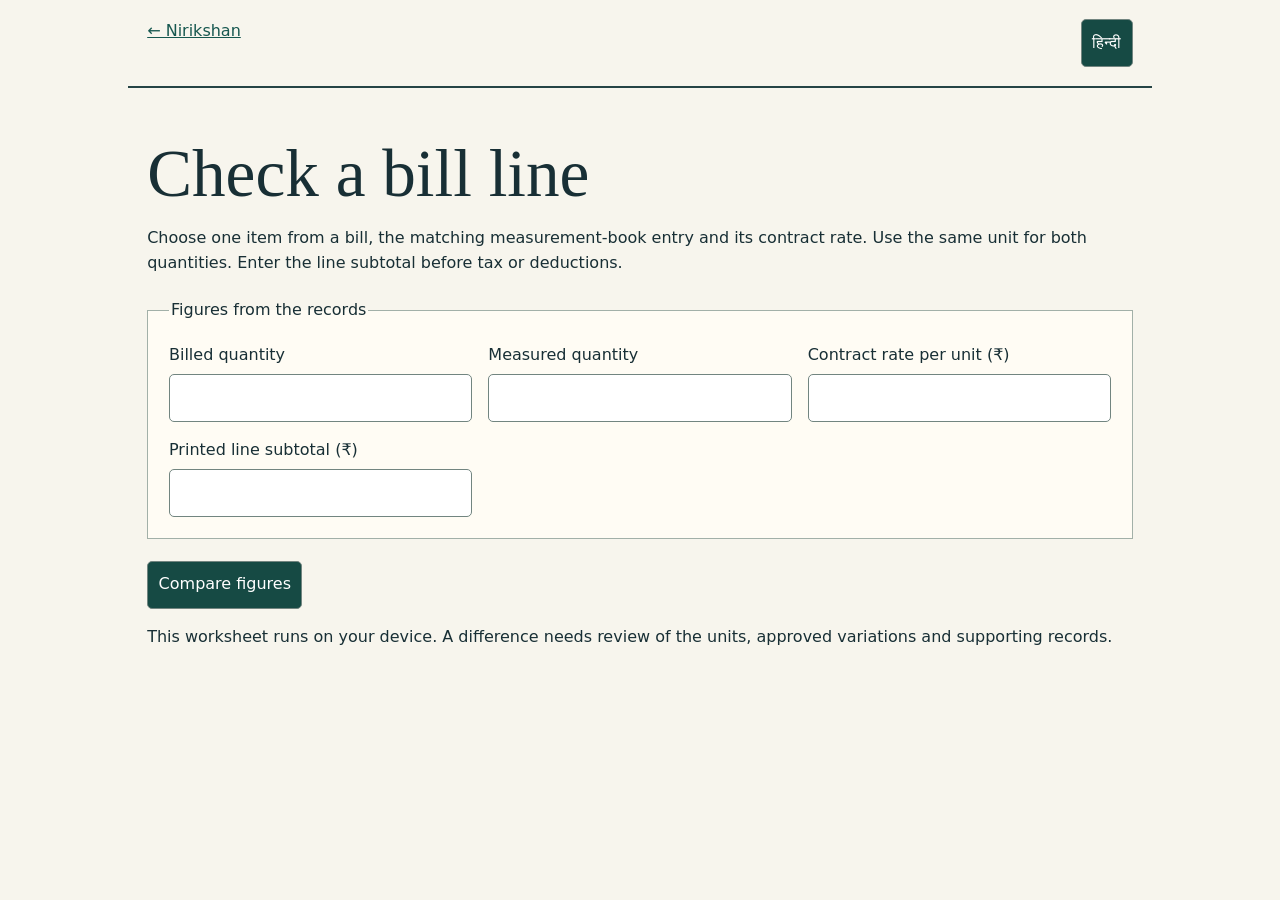
<file: web/bill-check.html>
<!doctype html><html lang="en"><meta charset="utf-8"><meta name="viewport" content="width=device-width,initial-scale=1"><title>Bill worksheet · Nirikshan</title><style>
*{box-sizing:border-box}body{background:#f7f5ed;color:#182f35;font:1rem/1.55 system-ui;margin:0}header,main{max-width:64rem;margin:auto;padding:1.2rem}header{border-bottom:2px solid #254445;display:flex;justify-content:space-between}a{color:#16574f}button,select,input{font:inherit;color:inherit;border:1px solid #728580;border-radius:5px;padding:.65rem}button{cursor:pointer;background:#164a44;color:white}h1{font:clamp(2.3rem,6vw,4.2rem)/1.05 Georgia,serif;margin:2rem 0 1rem}fieldset{margin:1.4rem 0;border:1px solid #a2b0a8;padding:1.3rem;background:#fffcf4}label{display:grid;gap:.4rem}section{display:grid;grid-template-columns:repeat(auto-fit,minmax(14rem,1fr));gap:1rem}dt{font-weight:700}dd{margin:0 0 .8rem}output{display:block}*:focus-visible{outline:3px solid #b9520a;outline-offset:3px}</style>
<header><a href="./">← Nirikshan</a><button type="button" id="language">हिन्दी</button></header><main><h1 data-i="title"></h1><p data-i="intro"></p><form><fieldset><legend data-i="inputs"></legend><section id="fields"></section></fieldset><button data-i="calculate"></button></form><output aria-live="polite" id="result"></output><p data-i="privacy"></p></main><script src="bill-check.js"></script></html>
</file>
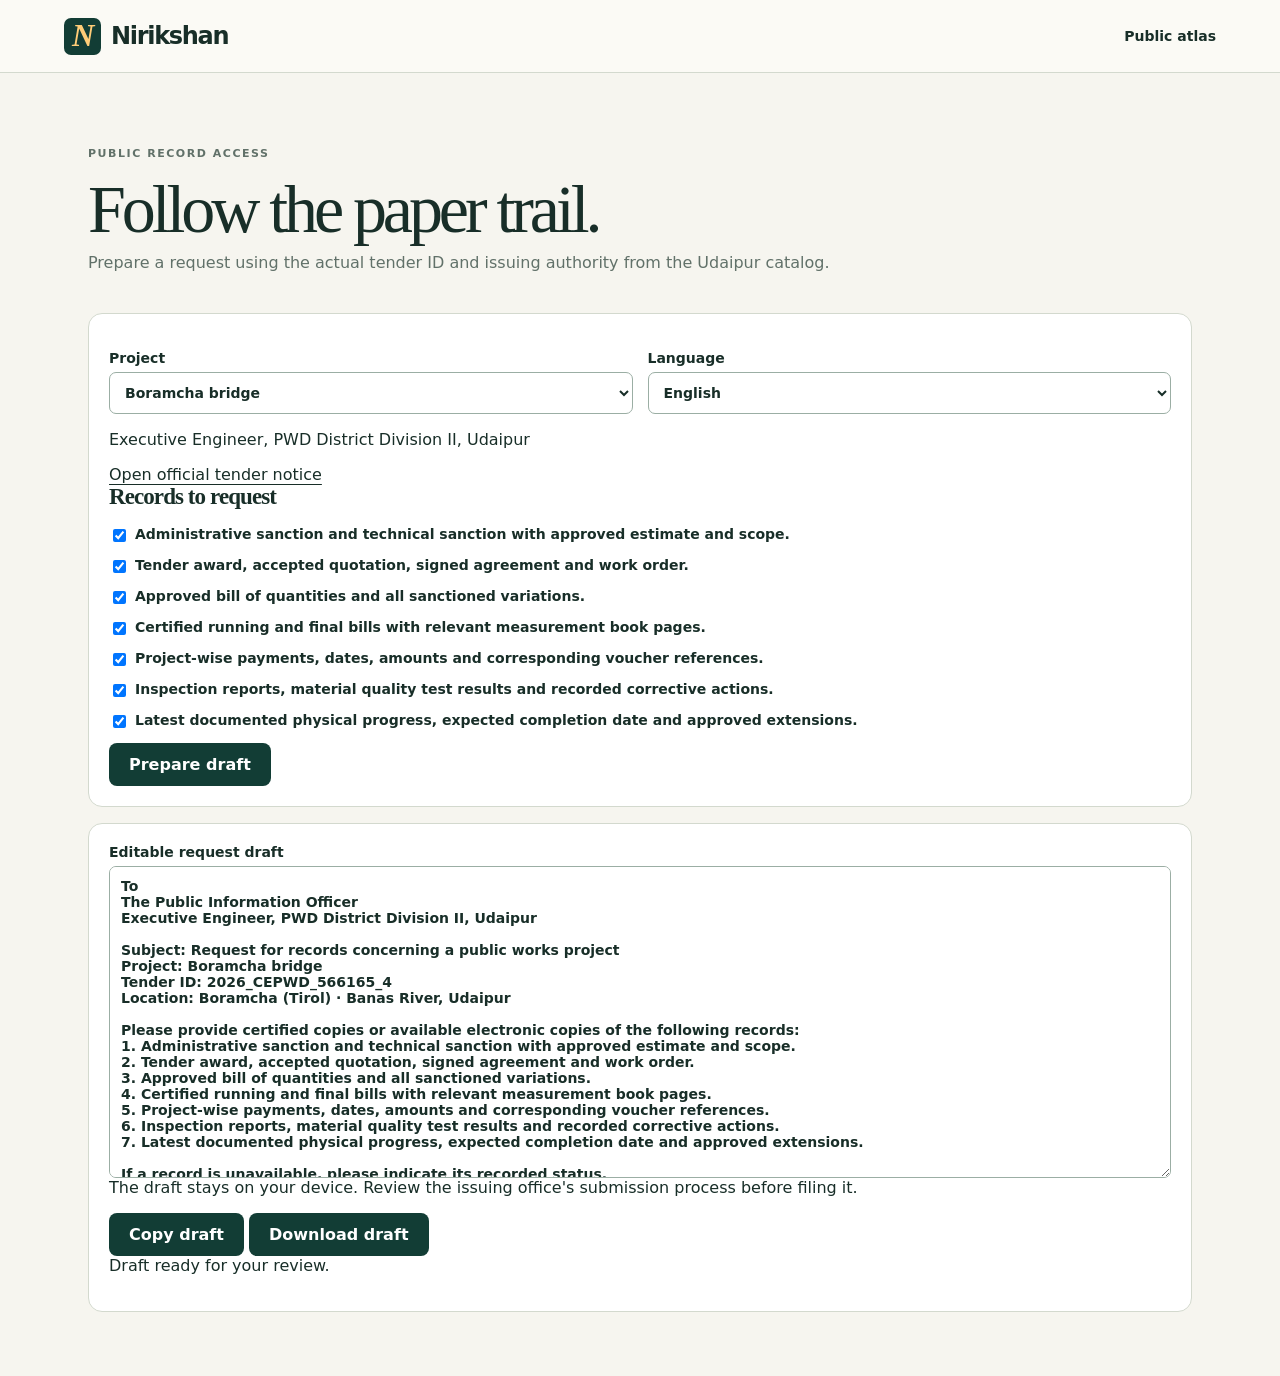
<file: web/records-request.html>
<!doctype html>
<html lang="en">
<head>
  <meta charset="utf-8"><meta name="viewport" content="width=device-width,initial-scale=1">
  <title>Request project records · Nirikshan</title>
  <link rel="stylesheet" href="./style.css"><link rel="stylesheet" href="./lifecycle.css">
  <script defer src="./records-request.js"></script>
</head>
<body>
<header><div class="top"><a class="brand" href="./"><span class="mark" aria-hidden="true">N</span>Nirikshan</a><nav><a href="./">Public atlas</a></nav></div></header>
<main class="lifecycle">
  <div class="intro"><div><p class="eyebrow">Public record access</p><h1>Follow the paper trail.</h1><p>Prepare a request using the actual tender ID and issuing authority from the Udaipur catalog.</p></div></div>
  <section class="panel"><div class="fields">
    <label>Project<select id="requestProject"></select></label>
    <label>Language<select id="requestLanguage"><option value="en">English</option><option value="hi">Hindi</option></select></label>
  </div><p id="requestAuthority"></p><a id="requestSource" rel="noopener noreferrer" target="_blank">Open official tender notice</a>
  <h2>Records to request</h2>
  <div id="requestOptions"></div><button type="button" id="generateRequest">Prepare draft</button></section>
  <section class="panel"><label>Editable request draft<textarea id="requestDraft" rows="18"></textarea></label><p>The draft stays on your device. Review the issuing office's submission process before filing it.</p><button type="button" id="copyRequest">Copy draft</button> <button type="button" id="downloadRequest">Download draft</button><p id="requestStatus" role="status"></p></section>
</main>
</body>
</html>
</file>
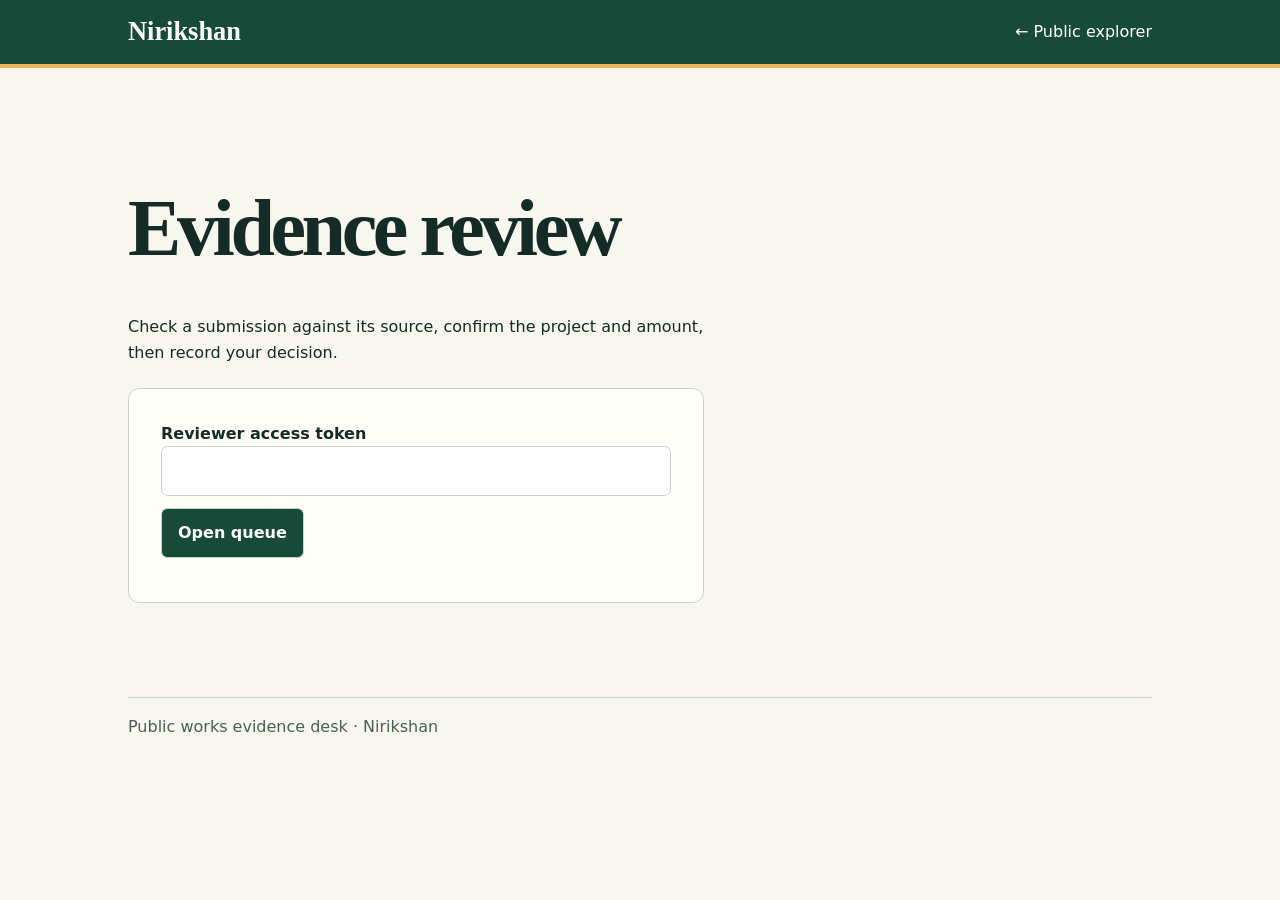
<file: web/review.html>
<!doctype html>
<html lang="en"><head><meta charset="utf-8"><meta name="viewport" content="width=device-width,initial-scale=1"><meta name="color-scheme" content="light"><title>Evidence review · Nirikshan</title>
<style>
:root{--ink:#152b25;--muted:#4a6057;--line:#cad3c9;--paper:#f7f6ef;--green:#174a39;--ochre:#e9b755;font:100%/1.6 system-ui,sans-serif;color:var(--ink);background:var(--paper)}*{box-sizing:border-box}body{margin:0}header{background:var(--green);color:white;border-bottom:4px solid var(--ochre)}nav,main{max-width:72rem;margin:auto;padding:1rem clamp(1rem,5vw,4rem)}nav{display:flex;align-items:center;justify-content:space-between;gap:1rem}nav a{color:white;text-decoration:none}nav strong{font:700 1.65rem Georgia,serif}main{padding-top:clamp(2rem,6vw,5rem)}h1,h2,h3{font-family:Georgia,serif;line-height:1.12;margin:.5em 0}h1{font-size:clamp(2.6rem,7vw,5rem);letter-spacing:-.055em}h2{font-size:2rem}h3{font-size:1.6rem}p{max-width:60ch}label{display:block;font-weight:650}input,textarea,button{font:inherit}button,input,textarea{border:1px solid var(--line);border-radius:.4rem;padding:.7rem 1rem}input,textarea{width:100%;background:white;color:var(--ink)}button{background:var(--green);color:white;font-weight:650;cursor:pointer;min-height:44px}button.alt{background:white;color:var(--green);border-color:var(--green)}button:disabled{opacity:.55;cursor:wait}.panel,article{background:#fffef9;border:1px solid var(--line);padding:clamp(1rem,4vw,2rem);border-radius:.7rem;margin:1.4rem 0}.auth{max-width:36rem}.actions{display:flex;gap:.6rem;flex-wrap:wrap;margin:.75rem 0}.muted,small{color:var(--muted)}a{color:var(--green);text-underline-offset:.2em}:focus-visible{outline:3px solid #ac5600;outline-offset:3px}.skip{position:absolute;left:-100rem}.skip:focus{left:1rem;top:1rem;padding:.5rem;background:white}.meta{font-size:.85rem;color:var(--muted);overflow-wrap:anywhere}article{overflow-wrap:anywhere}#message{min-height:1.5em;font-weight:600}.url{display:block;margin-bottom:1rem}footer{margin:3rem 0 2rem;border-top:1px solid var(--line);padding:1rem 0;color:var(--muted)}
</style><script defer src="review.js"></script></head><body><a class="skip" href="#main">Skip to review queue</a>
<header><nav aria-label="Main navigation"><a href="./"><strong>Nirikshan</strong></a><a href="./">← Public explorer</a></nav></header>
<main id="main"><h1>Evidence review</h1><p>Check a submission against its source, confirm the project and amount, then record your decision.</p>
<form id="connect" class="panel auth"><label for="token">Reviewer access token</label><input type="password" id="token" required autocomplete="off" spellcheck="false"><div class="actions"><button>Open queue</button></div></form>
<div id="session" hidden><div class="actions"><button id="refresh" class="alt">Refresh queue</button><button id="lock" class="alt">Lock workspace</button></div><h2>Pending submissions</h2></div>
<p role="status" aria-live="polite" id="message"></p><section id="queue" aria-label="Pending submissions"></section>
<footer>Public works evidence desk · Nirikshan</footer></main></body></html>
</file>
<file: web/style.css>
:root{color-scheme:light;--ink:#182e28;--green:#123d35;--soft:#617169;--paper:#f6f5ef;--line:#d3d9ce;--gold:#f9c16b;font-family:system-ui,"Nirmala UI",sans-serif;color:var(--ink);background:var(--paper)}*{box-sizing:border-box}body{margin:0}button,input,select,textarea{font:inherit}button,a{touch-action:manipulation}button{cursor:pointer}a{color:inherit;text-underline-offset:4px}button:focus-visible,a:focus-visible,input:focus-visible,textarea:focus-visible,select:focus-visible{outline:3px solid #c56800;outline-offset:4px}.skip{position:absolute;z-index:3;left:10px;top:-100px;background:white;padding:14px}.skip:focus{top:8px}.top,footer,.workspace,.hero-inner{max-width:1380px;margin:auto;padding-inline:clamp(18px,5vw,80px)}header{background:#fbfaf5;border-bottom:1px solid var(--line)}.top,nav,.brand,footer,footer>div{display:flex;align-items:center}.top{justify-content:space-between;min-height:72px;gap:14px}.brand{text-decoration:none;font-weight:800;font-size:24px;letter-spacing:-1.3px;gap:10px}.mark{width:37px;height:37px;display:grid;place-items:center;background:var(--green);color:#ffcd78;font:bold italic 31px Georgia;border-radius:7px}.brand-local{font-size:14px;letter-spacing:0;border-left:1px solid var(--line);padding-left:10px;font-weight:500}.top nav{gap:25px;font-size:14px;font-weight:600}nav a{text-decoration:none}nav button,.action{border:1px solid var(--line);background:#fffefa;border-radius:7px;padding:10px 16px;color:var(--ink)}.hero{background:var(--green);color:#faf9ec;overflow:hidden}.hero-inner{position:relative;min-height:310px;display:flex;align-items:center}.hero-copy{position:relative;z-index:1;padding-block:36px;width:57%}.eyebrow{font:700 11px/1.5 system-ui,sans-serif;text-transform:uppercase;letter-spacing:.14em;margin:0 0 12px}.hero .eyebrow{color:#f7c87c}.eyebrow i{display:inline-block;width:23px;height:2px;background:currentColor;vertical-align:middle;margin-right:9px}h1,h2,h3,p{margin-top:0}h1,h2{font-family:Georgia,"Nirmala UI",serif;letter-spacing:-.04em}h1{font-size:clamp(42px,5.2vw,78px);line-height:.99;font-weight:500;margin-bottom:15px}h1 em{font-weight:normal;color:var(--gold)}.hero-copy>p:last-child{max-width:420px;font-size:15px;line-height:1.5;margin:0;color:#e1e8de}.drawing{position:absolute;inset:0 0 0 50%;overflow:hidden;background-image:linear-gradient(90deg,#ffffff0a 1px,transparent 1px),linear-gradient(#ffffff0a 1px,transparent 1px);background-size:25px 25px;mask-image:linear-gradient(to right,transparent,#000 15%)}.sun{position:absolute;width:128px;height:128px;border-radius:50%;background:repeating-linear-gradient(-45deg,#e5ba76 0 1px,transparent 1px 4px);right:20%;top:13%}.deck{position:absolute;width:110%;height:23px;background:repeating-linear-gradient(90deg,#c0d0b5 0 2px,transparent 2px 16px);border-block:2px solid #b8c9ad;top:53%;transform:rotate(-3deg);z-index:1}.piers{position:absolute;top:59%;width:110%;height:29%;background:repeating-radial-gradient(ellipse at 50% 101%,transparent 0 65%,#b9c9ac 66% 67%,#406454 68% 75%,#aabfa5 76% 77%,transparent 78%) 0 0/25% 100%;transform:rotate(-3deg);transform-origin:left top}.water{position:absolute;bottom:0;height:20%;width:100%;background:repeating-linear-gradient(-3deg,transparent 0 8px,#b6c6aa42 9px,transparent 10px)}.workspace{display:grid;grid-template-columns:minmax(215px,29%) minmax(0,1fr);gap:clamp(20px,3.4vw,55px);padding-block:38px 60px;align-items:start}aside h2{font-size:30px;margin-bottom:18px}.search{display:flex;align-items:center;gap:8px;border:1px solid #aebcaf;background:#fffefa;padding:0 10px;border-radius:7px}.search span{font-size:25px}.search input{width:100%;background:transparent;border:0;padding:13px 2px;color:var(--ink)}.small,.muted{color:var(--soft);font-size:13px;line-height:1.6}.small{margin:14px 0 8px}.project{display:block;text-align:left;color:var(--ink);width:100%;padding:16px 14px;background:transparent;border:1px solid transparent;border-bottom-color:var(--line);border-radius:6px}.project[aria-current=true]{border-color:#9ab49f;background:#e3ebdf;box-shadow:inset 3px 0 var(--green)}.project strong,.project span{display:block}.project span{font-size:12px;margin-top:6px;color:#496153}article{background:#fffefa;padding:clamp(18px,3vw,40px);border:1px solid var(--line);border-radius:12px;min-height:250px;overflow-wrap:anywhere}article h2{font-size:clamp(28px,3vw,46px);line-height:1.12;margin-bottom:10px}article h3{font-size:20px;letter-spacing:-.035em;margin-bottom:14px}.rail{display:flex;gap:8px;flex-wrap:wrap;border-block:1px solid var(--line);padding-block:9px;margin-block:18px 22px}.rail button{background:transparent;border:0;padding:9px 12px;border-radius:5px;color:var(--ink);font-weight:650;font-size:14px}.rail button[aria-pressed=true],.primary{background:var(--green);color:white}.amount{font:500 clamp(32px,4vw,56px)/1.2 Georgia,serif;letter-spacing:-.04em;margin:4px 0 8px}.feature{border-left:3px solid #b77f32;padding:14px 20px;background:#f5f2e8;margin-bottom:20px}.feature a,.record a{font-size:13px;font-weight:650}.moneyrow{display:flex;align-items:baseline;justify-content:space-between;gap:16px;padding:12px 0;border-bottom:1px solid var(--line)}.moneyrow span{text-align:right}.record{border-top:1px solid var(--line);padding:16px 0}.record p{margin-bottom:6px}.pill{font-size:12px;font-weight:700;color:#426347}.primary{border:0;border-radius:6px;padding:12px 18px}.status{padding:11px 14px;background:#f5f2e8;border-radius:5px}.form{display:grid;gap:13px}.form label{display:grid;gap:5px;font-size:14px;font-weight:650}.form input,.form select,.form textarea{background:#fff;border:1px solid #96a698;border-radius:5px;padding:10px;width:100%}footer{justify-content:space-between;gap:14px;padding-block:25px;border-top:1px solid var(--line);font-size:13px}footer div{gap:14px;flex-wrap:wrap}[hidden]{display:none!important}@media(max-width:750px){.workspace{grid-template-columns:1fr;gap:20px;padding-block:24px}.hero-copy{width:75%}.drawing{left:59%;opacity:.73}.hero-inner{min-height:260px}.top nav{gap:10px}.top nav>a:first-child,.brand-local{display:none}.project{padding:10px}.top{min-height:60px}.hero-copy>p:last-child{max-width:80%}aside h2{margin-bottom:10px}}@media(max-width:410px){.top nav{font-size:12px}.top nav button{padding:8px}.brand{font-size:20px;gap:6px}.moneyrow{display:grid;gap:4px}.moneyrow span{text-align:left}.hero-copy{width:90%}footer div{display:grid;gap:4px}}
.project-tools{display:flex;gap:16px;align-items:center;justify-content:space-between;margin-bottom:18px;font-size:13px;font-weight:650}.project-tools .action{padding:7px 12px}
details{border-top:1px solid var(--line);padding-top:14px;margin-top:18px}summary{cursor:pointer;font-weight:650}details form{margin-top:15px}
</file>
<file: web/lifecycle.css>
.lifecycle{max-width:1200px;margin:auto;padding:clamp(18px,4vw,48px);}.intro{display:flex;justify-content:space-between;align-items:end;gap:24px;margin:25px 0}.intro h1{font-size:clamp(38px,6vw,68px);letter-spacing:-.06em;line-height:1;margin:10px 0}.intro p{color:var(--soft)}.project-banner{background:var(--green);color:#fff;border-radius:18px;padding:26px 32px}.project-banner h2{font-size:clamp(25px,4vw,42px);margin:8px 0}.project-banner .eyebrow{color:var(--gold)}.metrics{display:grid;grid-template-columns:repeat(4,minmax(0,1fr));gap:12px;margin:16px 0}.metric,.panel{background:#fff;border:1px solid var(--line);border-radius:14px;padding:20px}.metric span{display:block;color:var(--soft);font-size:13px}.metric strong{display:block;font-size:clamp(18px,2.2vw,29px);margin-top:8px;overflow-wrap:anywhere}.panel{margin:16px 0;min-width:0}.panel h2{margin:0 0 16px;font-size:23px}.stages{list-style:none;display:grid;grid-template-columns:repeat(4,1fr);gap:10px;padding:0;margin:0}.stages li{border:1px solid var(--line);border-radius:9px;padding:12px;font-size:14px}.stages .done{background:#eef5ee;border-color:#b5cdbd}.stages .active{background:#fff2d6;border-color:#c99a40}.stages small{display:block;margin-top:5px;color:#54655d}.split{display:grid;grid-template-columns:1fr 1fr;gap:16px}.split .panel{margin:0}.record{border-bottom:1px solid var(--line);padding:12px 0;overflow-wrap:anywhere}.record:last-child{border:0}.record strong,.record small{display:block}.record p{margin:6px 0;color:var(--soft)}.record small{color:var(--soft)}.flag{color:#814c0a;font-weight:650}.fields{display:grid;grid-template-columns:1fr 1fr;gap:15px;margin:16px 0}.lifecycle label{display:grid;gap:6px;font-size:14px;font-weight:600}.lifecycle input,.lifecycle select,.lifecycle textarea{width:100%;padding:11px;border:1px solid #9baea4;border-radius:7px;background:#fff;color:var(--ink)}.wide{grid-column:1/-1}.lifecycle button{background:var(--green);color:white;border:0;border-radius:8px;padding:12px 20px;font-weight:650}.lifecycle [hidden]{display:none!important}#status,#result{overflow-wrap:anywhere}@media(max-width:680px){.intro{display:block}.metrics,.stages{grid-template-columns:repeat(2,minmax(0,1fr))}.split,.fields{grid-template-columns:1fr}.project-banner{padding:20px}.panel{padding:16px}}
</file>
